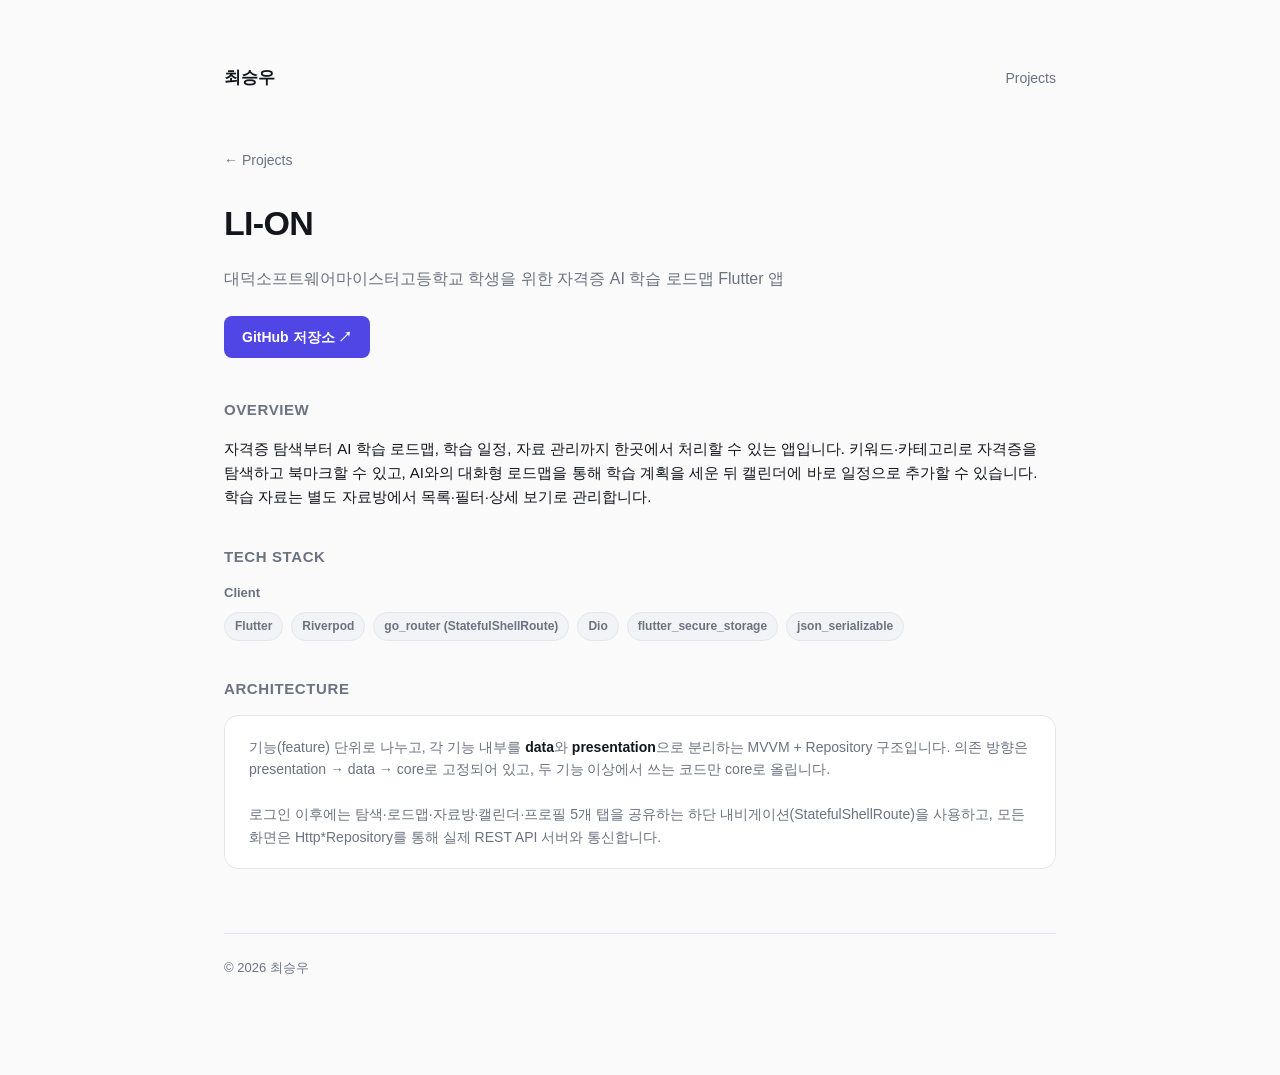
<file: projects/lion.html>
<!doctype html>
<html lang="ko">
<head>
  <meta charset="UTF-8" />
  <meta name="viewport" content="width=device-width, initial-scale=1.0" />
  <title>LI-ON | 최승우 Portfolio</title>
  <link rel="stylesheet" href="../style.css" />
</head>
<body>
  <div class="wrap">
    <header class="site-header">
      <div class="name">최승우</div>
      <nav>
        <a href="../index.html">Projects</a>
      </nav>
    </header>

    <a class="back-link" href="../index.html">&larr; Projects</a>

    <div class="detail-header">
      <h1>LI-ON</h1>
      <p class="detail-tagline">대덕소프트웨어마이스터고등학교 학생을 위한 자격증 AI 학습 로드맵 Flutter 앱</p>
    </div>

    <div class="cta-row">
      <a class="btn btn-primary" href="https://github.com/LI-ONvO/LI-ON_FLUTTER" target="_blank" rel="noopener">GitHub 저장소 ↗</a>
    </div>

    <div class="detail-section">
      <h2>Overview</h2>
      <p>
        자격증 탐색부터 AI 학습 로드맵, 학습 일정, 자료 관리까지 한곳에서 처리할 수 있는 앱입니다.
        키워드·카테고리로 자격증을 탐색하고 북마크할 수 있고, AI와의 대화형 로드맵을 통해 학습 계획을 세운 뒤
        캘린더에 바로 일정으로 추가할 수 있습니다. 학습 자료는 별도 자료방에서 목록·필터·상세 보기로 관리합니다.
      </p>
    </div>

    <div class="detail-section">
      <h2>Tech Stack</h2>

      <div class="stack-group">
        <div class="stack-label">Client</div>
        <div class="tag-row">
          <span class="tag">Flutter</span>
          <span class="tag">Riverpod</span>
          <span class="tag">go_router (StatefulShellRoute)</span>
          <span class="tag">Dio</span>
          <span class="tag">flutter_secure_storage</span>
          <span class="tag">json_serializable</span>
        </div>
      </div>
    </div>

    <div class="detail-section">
      <h2>Architecture</h2>
      <div class="architecture-note">
        기능(feature) 단위로 나누고, 각 기능 내부를 <strong>data</strong>와 <strong>presentation</strong>으로 분리하는 MVVM + Repository 구조입니다.
        의존 방향은 presentation → data → core로 고정되어 있고, 두 기능 이상에서 쓰는 코드만 core로 올립니다.<br /><br />
        로그인 이후에는 탐색·로드맵·자료방·캘린더·프로필 5개 탭을 공유하는 하단 내비게이션(StatefulShellRoute)을 사용하고,
        모든 화면은 Http*Repository를 통해 실제 REST API 서버와 통신합니다.
      </div>
    </div>

    <footer>
      &copy; 2026 최승우
    </footer>
  </div>

  <script data-goatcounter="https://chltmddn.goatcounter.com/count" async src="//gc.zgo.at/count.js"></script>
</body>
</html>
</file>
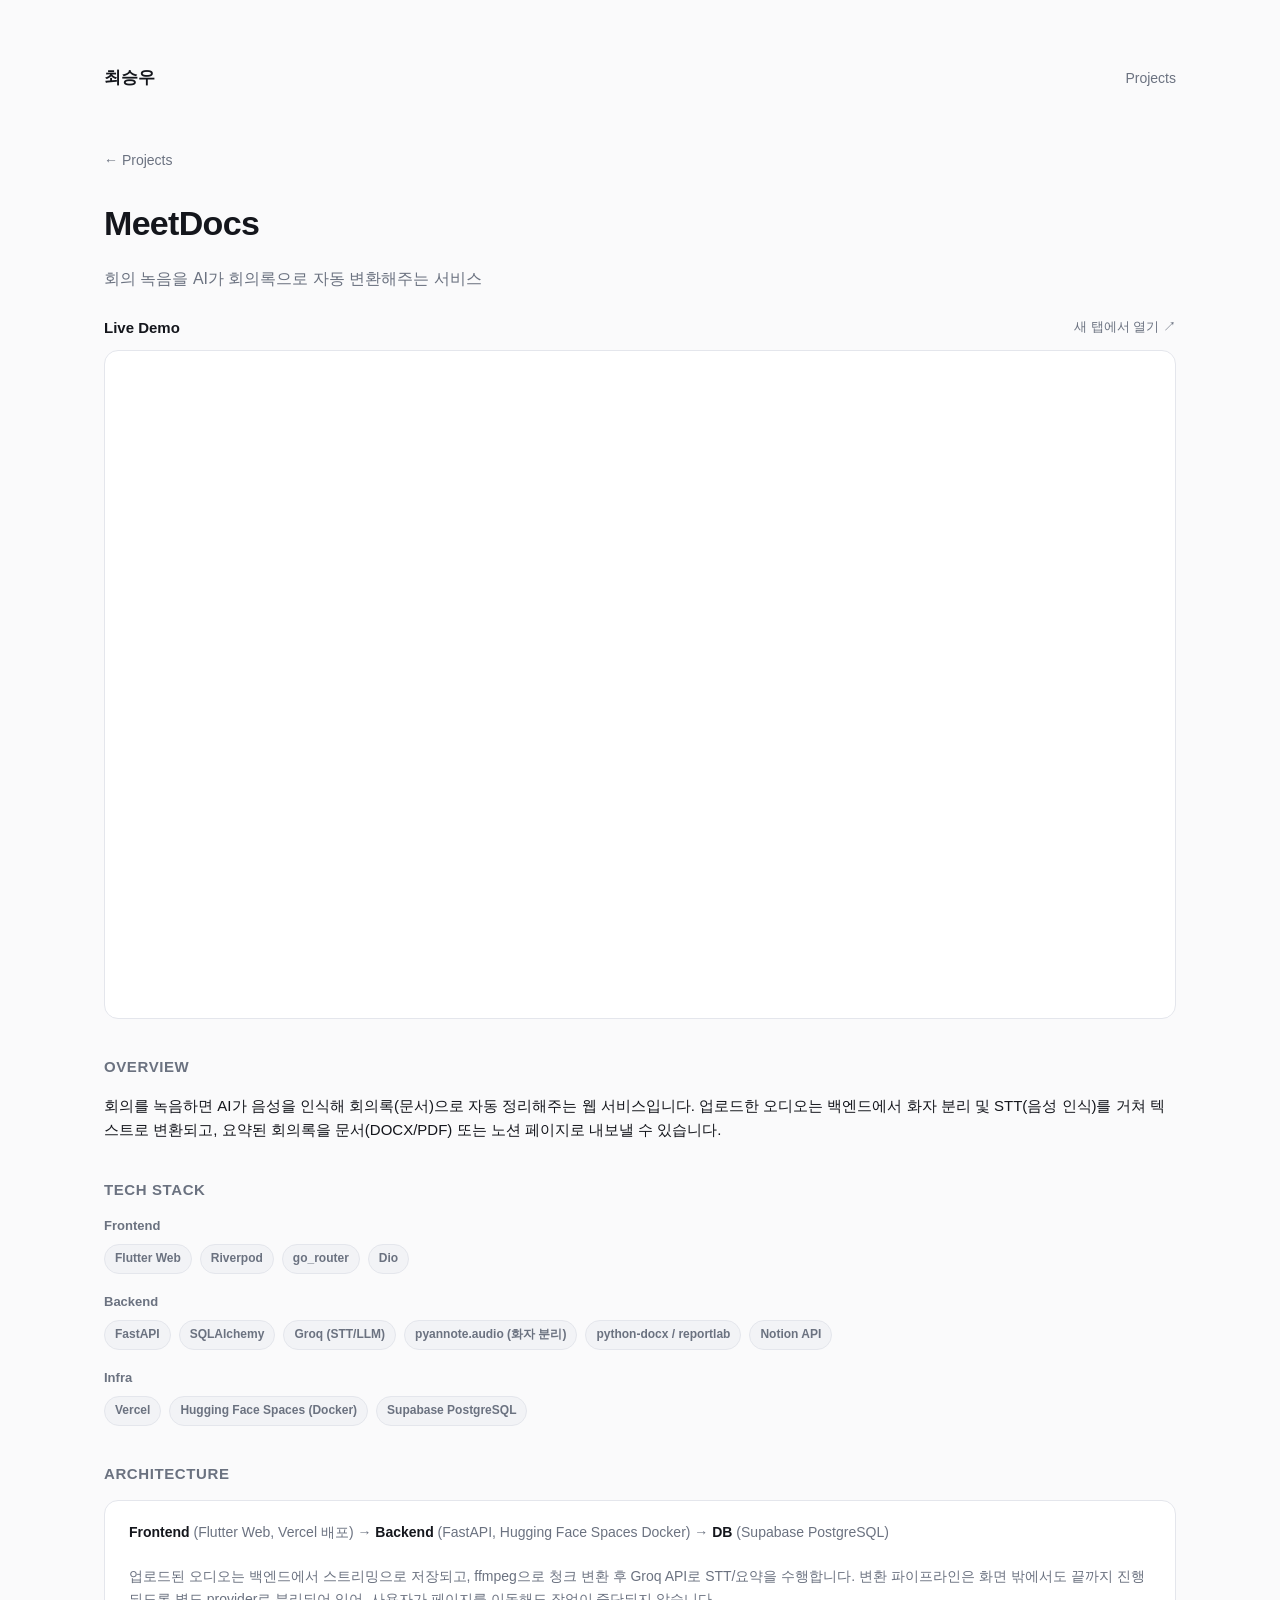
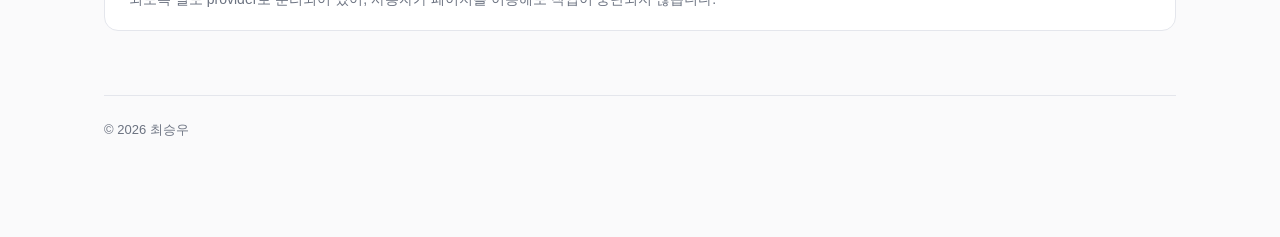
<file: projects/meetdocs.html>
<!doctype html>
<html lang="ko">
<head>
  <meta charset="UTF-8" />
  <meta name="viewport" content="width=device-width, initial-scale=1.0" />
  <title>MeetDocs | 최승우 Portfolio</title>
  <link rel="stylesheet" href="../style.css" />
</head>
<body>
  <div class="wrap wrap-wide">
    <header class="site-header">
      <div class="name">최승우</div>
      <nav>
        <a href="../index.html">Projects</a>
      </nav>
    </header>

    <a class="back-link" href="../index.html">&larr; Projects</a>

    <div class="detail-header">
      <h1>MeetDocs</h1>
      <p class="detail-tagline">회의 녹음을 AI가 회의록으로 자동 변환해주는 서비스</p>
    </div>

    <div class="detail-section">
      <div class="demo-toolbar">
        <span class="demo-label">Live Demo</span>
        <a class="demo-open-link" href="https://meet-docs-web.vercel.app" target="_blank" rel="noopener">새 탭에서 열기 ↗</a>
      </div>
      <div class="demo-frame-wrap" id="demoFrameWrap">
        <iframe
          class="demo-frame"
          id="demoFrame"
          src="https://meet-docs-web.vercel.app"
          title="MeetDocs 실시간 데모"
        ></iframe>
      </div>
    </div>

    <div class="detail-section">
      <h2>Overview</h2>
      <p>
        회의를 녹음하면 AI가 음성을 인식해 회의록(문서)으로 자동 정리해주는 웹 서비스입니다.
        업로드한 오디오는 백엔드에서 화자 분리 및 STT(음성 인식)를 거쳐 텍스트로 변환되고,
        요약된 회의록을 문서(DOCX/PDF) 또는 노션 페이지로 내보낼 수 있습니다.
      </p>
    </div>

    <div class="detail-section">
      <h2>Tech Stack</h2>

      <div class="stack-group">
        <div class="stack-label">Frontend</div>
        <div class="tag-row">
          <span class="tag">Flutter Web</span>
          <span class="tag">Riverpod</span>
          <span class="tag">go_router</span>
          <span class="tag">Dio</span>
        </div>
      </div>

      <div class="stack-group">
        <div class="stack-label">Backend</div>
        <div class="tag-row">
          <span class="tag">FastAPI</span>
          <span class="tag">SQLAlchemy</span>
          <span class="tag">Groq (STT/LLM)</span>
          <span class="tag">pyannote.audio (화자 분리)</span>
          <span class="tag">python-docx / reportlab</span>
          <span class="tag">Notion API</span>
        </div>
      </div>

      <div class="stack-group">
        <div class="stack-label">Infra</div>
        <div class="tag-row">
          <span class="tag">Vercel</span>
          <span class="tag">Hugging Face Spaces (Docker)</span>
          <span class="tag">Supabase PostgreSQL</span>
        </div>
      </div>
    </div>

    <div class="detail-section">
      <h2>Architecture</h2>
      <div class="architecture-note">
        <strong>Frontend</strong> (Flutter Web, Vercel 배포) → <strong>Backend</strong> (FastAPI, Hugging Face Spaces Docker) → <strong>DB</strong> (Supabase PostgreSQL)<br /><br />
        업로드된 오디오는 백엔드에서 스트리밍으로 저장되고, ffmpeg으로 청크 변환 후 Groq API로 STT/요약을 수행합니다.
        변환 파이프라인은 화면 밖에서도 끝까지 진행되도록 별도 provider로 분리되어 있어, 사용자가 페이지를 이동해도 작업이 중단되지 않습니다.
      </div>
    </div>

    <footer>
      &copy; 2026 최승우
    </footer>
  </div>

  <script>
    (function () {
      var DESIGN_W = 1440;
      var DESIGN_H = 900;
      var wrap = document.getElementById('demoFrameWrap');
      var frame = document.getElementById('demoFrame');

      function resize() {
        var scale = wrap.clientWidth / DESIGN_W;
        frame.style.transform = 'scale(' + scale + ')';
        wrap.style.height = Math.round(DESIGN_H * scale) + 'px';
      }

      window.addEventListener('resize', resize);
      resize();
    })();
  </script>

  <script data-goatcounter="https://chltmddn.goatcounter.com/count" async src="//gc.zgo.at/count.js"></script>
</body>
</html>
</file>
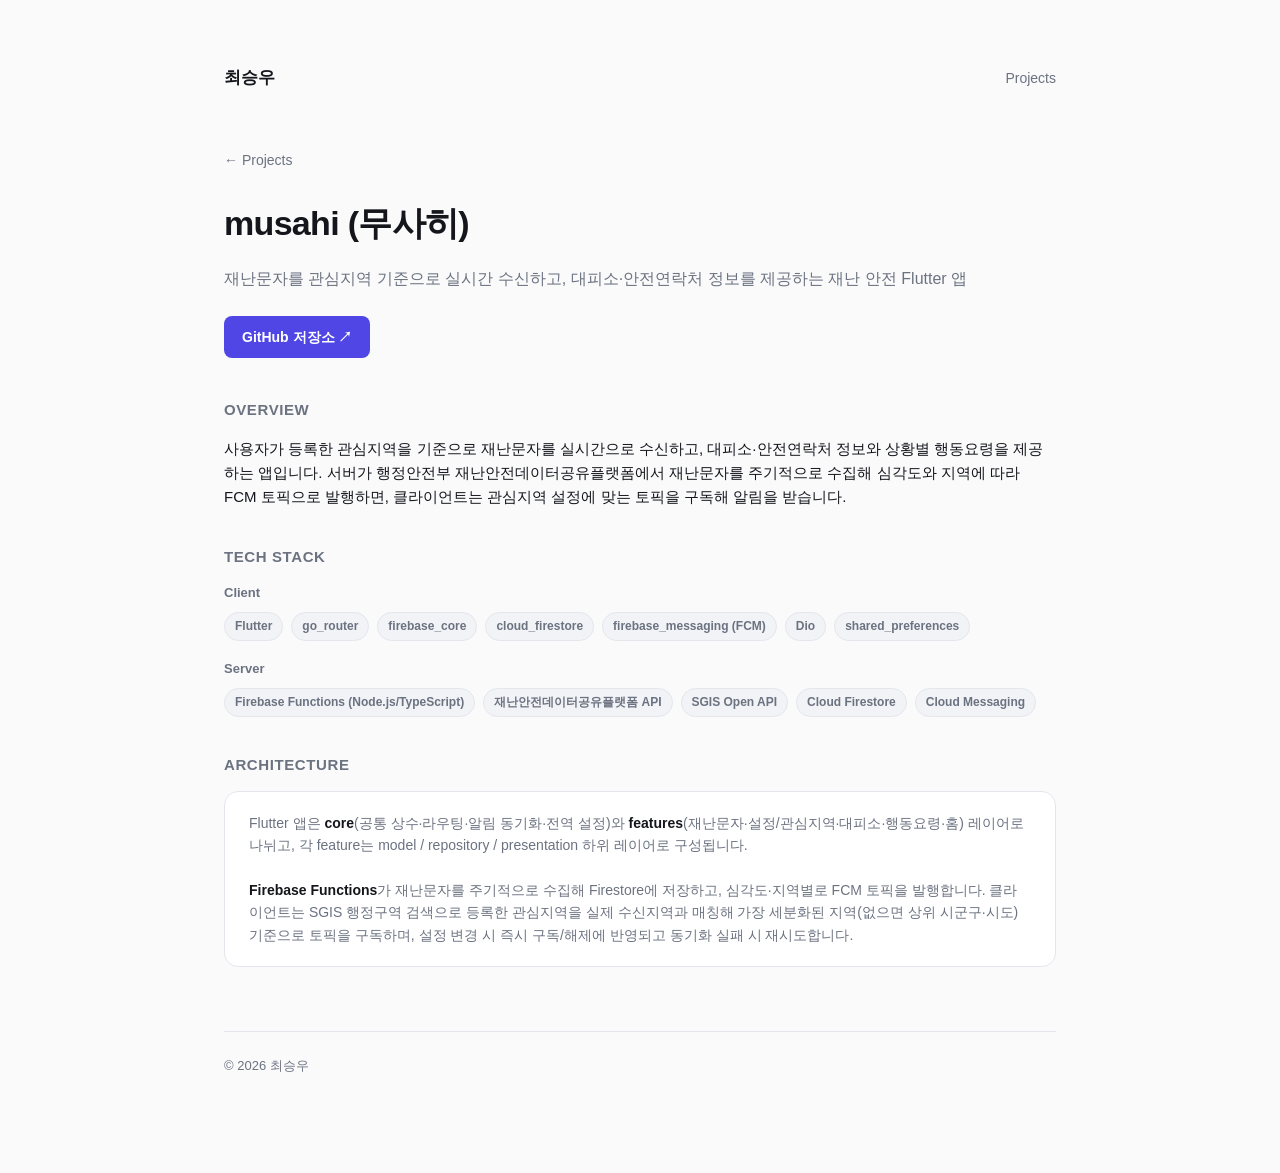
<file: projects/musahi.html>
<!doctype html>
<html lang="ko">
<head>
  <meta charset="UTF-8" />
  <meta name="viewport" content="width=device-width, initial-scale=1.0" />
  <title>musahi | 최승우 Portfolio</title>
  <link rel="stylesheet" href="../style.css" />
</head>
<body>
  <div class="wrap">
    <header class="site-header">
      <div class="name">최승우</div>
      <nav>
        <a href="../index.html">Projects</a>
      </nav>
    </header>

    <a class="back-link" href="../index.html">&larr; Projects</a>

    <div class="detail-header">
      <h1>musahi (무사히)</h1>
      <p class="detail-tagline">재난문자를 관심지역 기준으로 실시간 수신하고, 대피소·안전연락처 정보를 제공하는 재난 안전 Flutter 앱</p>
    </div>

    <div class="cta-row">
      <a class="btn btn-primary" href="https://github.com/chltmddn29/musahi" target="_blank" rel="noopener">GitHub 저장소 ↗</a>
    </div>

    <div class="detail-section">
      <h2>Overview</h2>
      <p>
        사용자가 등록한 관심지역을 기준으로 재난문자를 실시간으로 수신하고, 대피소·안전연락처 정보와 상황별 행동요령을 제공하는 앱입니다.
        서버가 행정안전부 재난안전데이터공유플랫폼에서 재난문자를 주기적으로 수집해 심각도와 지역에 따라 FCM 토픽으로 발행하면,
        클라이언트는 관심지역 설정에 맞는 토픽을 구독해 알림을 받습니다.
      </p>
    </div>

    <div class="detail-section">
      <h2>Tech Stack</h2>

      <div class="stack-group">
        <div class="stack-label">Client</div>
        <div class="tag-row">
          <span class="tag">Flutter</span>
          <span class="tag">go_router</span>
          <span class="tag">firebase_core</span>
          <span class="tag">cloud_firestore</span>
          <span class="tag">firebase_messaging (FCM)</span>
          <span class="tag">Dio</span>
          <span class="tag">shared_preferences</span>
        </div>
      </div>

      <div class="stack-group">
        <div class="stack-label">Server</div>
        <div class="tag-row">
          <span class="tag">Firebase Functions (Node.js/TypeScript)</span>
          <span class="tag">재난안전데이터공유플랫폼 API</span>
          <span class="tag">SGIS Open API</span>
          <span class="tag">Cloud Firestore</span>
          <span class="tag">Cloud Messaging</span>
        </div>
      </div>
    </div>

    <div class="detail-section">
      <h2>Architecture</h2>
      <div class="architecture-note">
        Flutter 앱은 <strong>core</strong>(공통 상수·라우팅·알림 동기화·전역 설정)와 <strong>features</strong>(재난문자·설정/관심지역·대피소·행동요령·홈)
        레이어로 나뉘고, 각 feature는 model / repository / presentation 하위 레이어로 구성됩니다.<br /><br />
        <strong>Firebase Functions</strong>가 재난문자를 주기적으로 수집해 Firestore에 저장하고, 심각도·지역별로 FCM 토픽을 발행합니다.
        클라이언트는 SGIS 행정구역 검색으로 등록한 관심지역을 실제 수신지역과 매칭해 가장 세분화된 지역(없으면 상위 시군구·시도) 기준으로 토픽을 구독하며,
        설정 변경 시 즉시 구독/해제에 반영되고 동기화 실패 시 재시도합니다.
      </div>
    </div>

    <footer>
      &copy; 2026 최승우
    </footer>
  </div>

  <script data-goatcounter="https://chltmddn.goatcounter.com/count" async src="//gc.zgo.at/count.js"></script>
</body>
</html>
</file>
<file: style.css>
:root {
  --bg: #0b0d12;
  --surface: #12151c;
  --surface-2: #1a1e28;
  --border: #262b38;
  --text: #e8eaf0;
  --text-dim: #9aa1b2;
  --accent: #6d7bff;
  --accent-2: #4f46e5;
  --radius: 14px;
  --max-width: 880px;
}

* { box-sizing: border-box; }

html, body {
  margin: 0;
  padding: 0;
  background: var(--bg);
  color: var(--text);
  font-family: -apple-system, BlinkMacSystemFont, "Segoe UI", Pretendard, Roboto, sans-serif;
  line-height: 1.6;
}

a { color: var(--accent); text-decoration: none; }
a:hover { text-decoration: underline; }

.wrap {
  max-width: var(--max-width);
  margin: 0 auto;
  padding: 64px 24px 96px;
}

header.site-header {
  display: flex;
  justify-content: space-between;
  align-items: center;
  margin-bottom: 56px;
}

header.site-header .name {
  font-size: 17px;
  font-weight: 700;
}

header.site-header nav a {
  color: var(--text-dim);
  margin-left: 20px;
  font-size: 14px;
}
header.site-header nav a:hover { color: var(--text); }

h1 {
  font-size: 34px;
  font-weight: 800;
  margin: 0 0 12px;
  letter-spacing: -0.02em;
}

.subtitle {
  color: var(--text-dim);
  font-size: 16px;
  margin-bottom: 48px;
}

.section-label {
  font-size: 12px;
  font-weight: 700;
  letter-spacing: 0.08em;
  text-transform: uppercase;
  color: var(--text-dim);
  margin-bottom: 16px;
}

.project-card {
  display: block;
  background: var(--surface);
  border: 1px solid var(--border);
  border-radius: var(--radius);
  padding: 24px 28px;
  margin-bottom: 16px;
  transition: border-color 0.15s ease, transform 0.15s ease;
}

.project-card:hover {
  border-color: var(--accent-2);
  transform: translateY(-2px);
  text-decoration: none;
}

.project-card .title {
  font-size: 19px;
  font-weight: 700;
  color: var(--text);
  margin-bottom: 6px;
}

.project-card .desc {
  color: var(--text-dim);
  font-size: 14px;
  margin-bottom: 14px;
}

.tag-row {
  display: flex;
  flex-wrap: wrap;
  gap: 8px;
}

.tag {
  font-size: 12px;
  font-weight: 600;
  padding: 4px 10px;
  border-radius: 999px;
  background: var(--surface-2);
  color: var(--text-dim);
  border: 1px solid var(--border);
}

.back-link {
  display: inline-block;
  margin-bottom: 24px;
  font-size: 14px;
  color: var(--text-dim);
}

.detail-header h1 { margin-bottom: 8px; }
.detail-tagline {
  color: var(--text-dim);
  font-size: 16px;
  margin-bottom: 24px;
}

.cta-row {
  display: flex;
  gap: 12px;
  margin-bottom: 40px;
  flex-wrap: wrap;
}

.btn {
  display: inline-block;
  padding: 10px 18px;
  border-radius: 8px;
  font-size: 14px;
  font-weight: 600;
  text-decoration: none;
}

.btn-primary {
  background: var(--accent-2);
  color: white;
}
.btn-primary:hover { background: var(--accent); text-decoration: none; }

.btn-secondary {
  background: var(--surface-2);
  color: var(--text);
  border: 1px solid var(--border);
}
.btn-secondary:hover { border-color: var(--accent-2); text-decoration: none; }

.detail-section {
  margin-bottom: 36px;
}

.detail-section h2 {
  font-size: 15px;
  font-weight: 700;
  letter-spacing: 0.04em;
  text-transform: uppercase;
  color: var(--text-dim);
  margin-bottom: 14px;
}

.detail-section p {
  font-size: 15px;
  color: var(--text);
}

.stack-group {
  margin-bottom: 18px;
}

.stack-group .stack-label {
  font-size: 13px;
  font-weight: 600;
  color: var(--text-dim);
  margin-bottom: 8px;
}

.architecture-note {
  background: var(--surface);
  border: 1px solid var(--border);
  border-radius: var(--radius);
  padding: 20px 24px;
  font-size: 14px;
  color: var(--text-dim);
}

.architecture-note strong { color: var(--text); }

.demo-toolbar {
  display: flex;
  justify-content: space-between;
  align-items: center;
  margin-bottom: 10px;
}

.demo-label {
  font-size: 15px;
  font-weight: 700;
  color: var(--text);
}

.demo-open-link {
  font-size: 13px;
  color: var(--text-dim);
}
.demo-open-link:hover { color: var(--accent); }

.wrap-wide {
  max-width: 1120px;
}

.demo-frame-wrap {
  position: relative;
  width: 100%;
  border: 1px solid var(--border);
  border-radius: var(--radius);
  overflow: hidden;
  background: var(--surface);
}

.demo-frame {
  position: absolute;
  top: 0;
  left: 0;
  width: 1440px;
  height: 900px;
  border: 0;
  transform-origin: top left;
  display: block;
}

footer {
  margin-top: 64px;
  padding-top: 24px;
  border-top: 1px solid var(--border);
  color: var(--text-dim);
  font-size: 13px;
}

@media (prefers-color-scheme: light) {
  :root {
    --bg: #fafafb;
    --surface: #ffffff;
    --surface-2: #f2f3f6;
    --border: #e4e6ec;
    --text: #14161c;
    --text-dim: #6b7280;
  }
}
</file>
